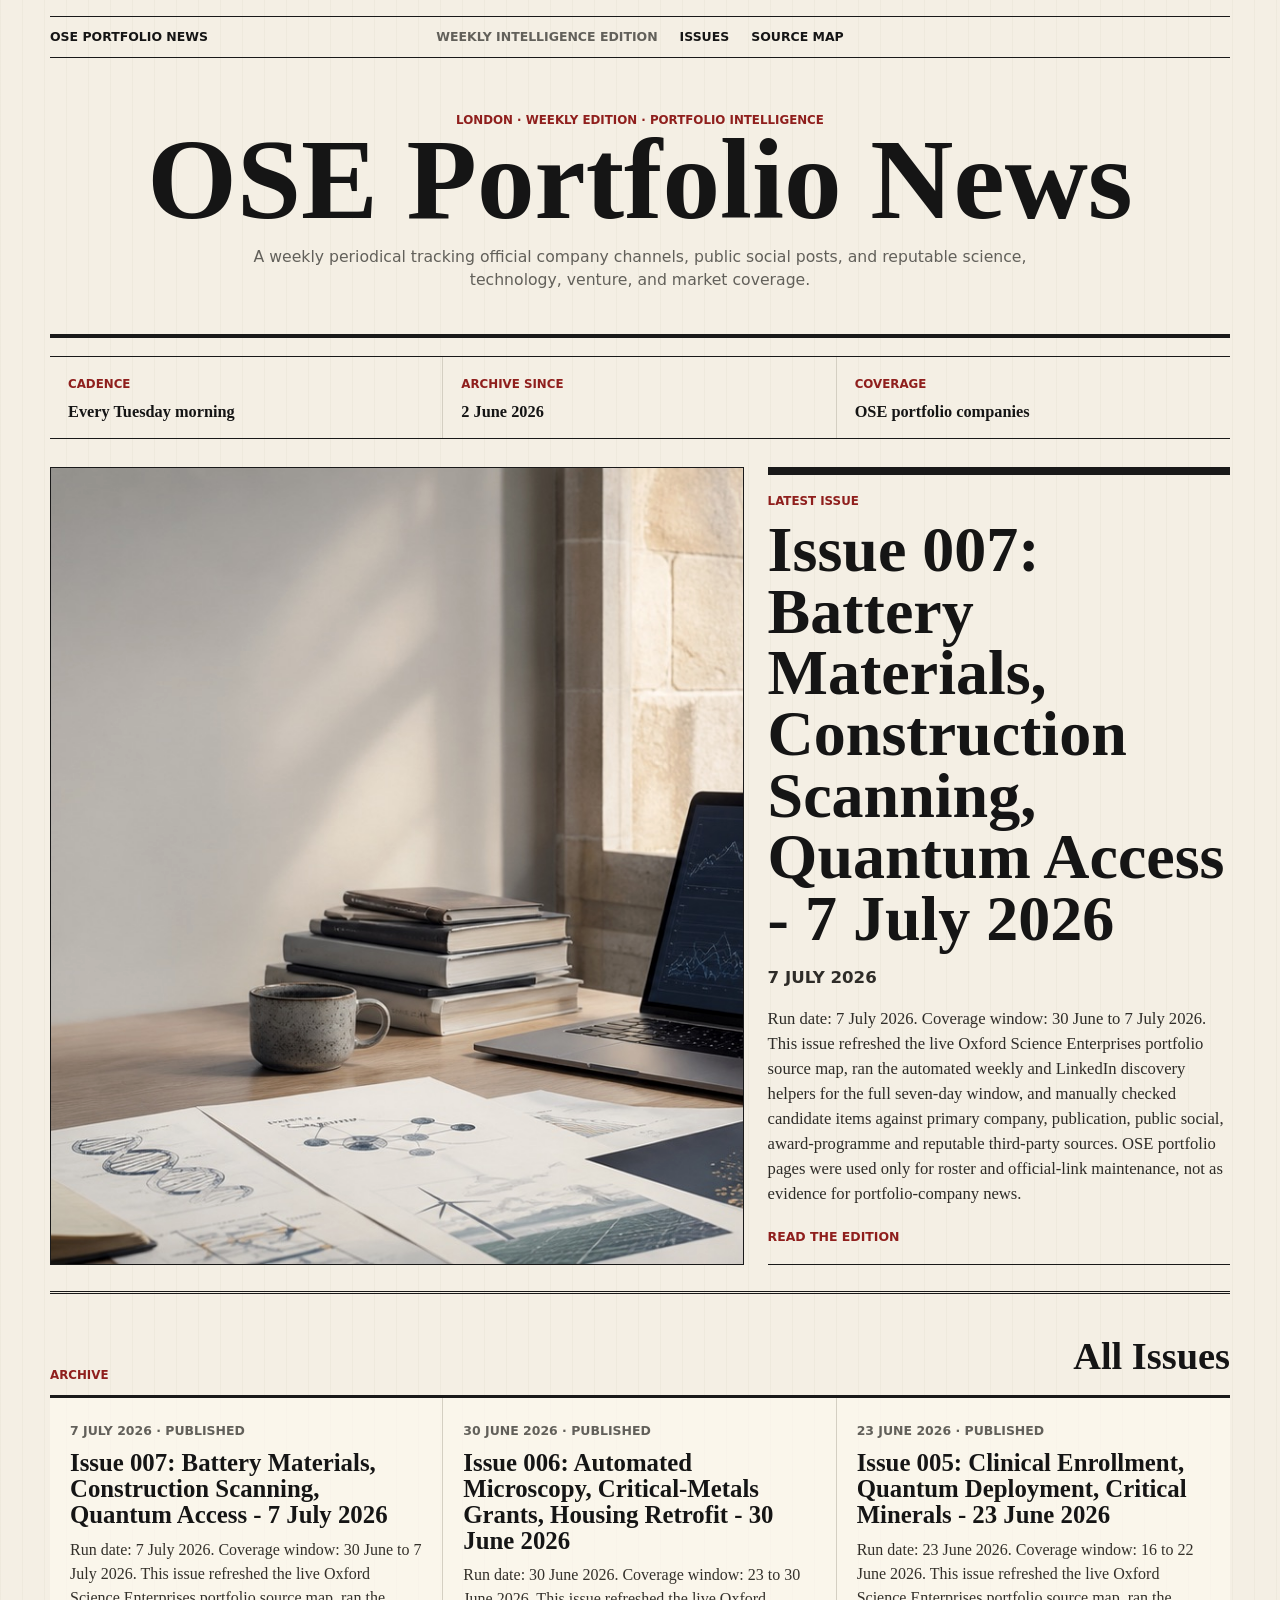
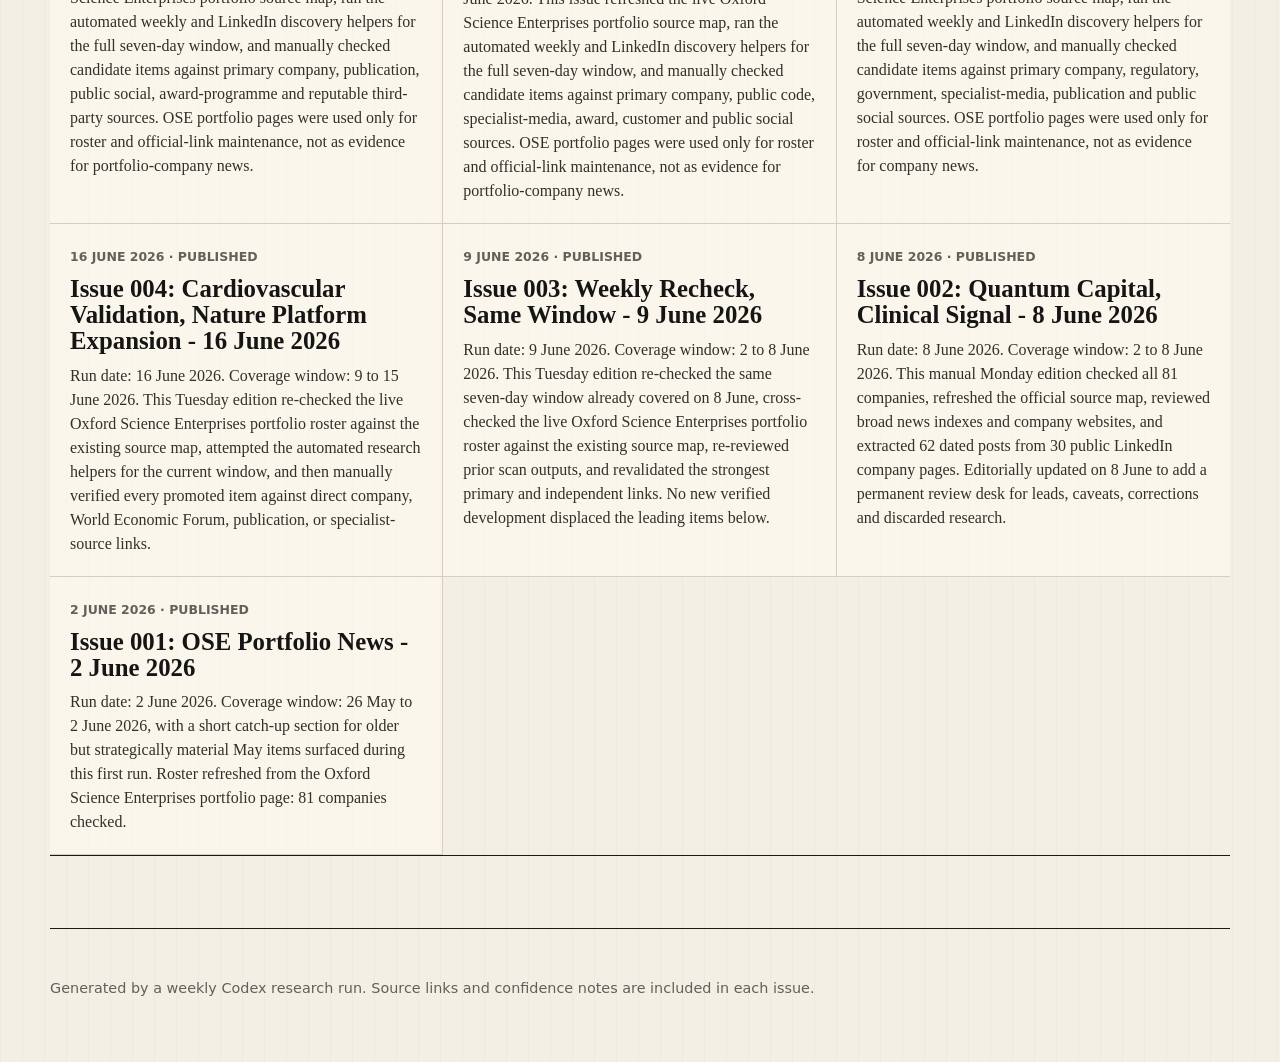
<file: site/index.html>
<!doctype html>
<html lang="en">
  <head>
    <meta charset="utf-8">
    <meta name="viewport" content="width=device-width, initial-scale=1">
    <meta name="description" content="Weekly research archive tracking Oxford Science Enterprises portfolio news.">
    <title>OSE Portfolio News</title>
    <link rel="stylesheet" href="./styles.css">
  </head>
  <body>
    <header class="site-header masthead">
      <nav class="nav utility-nav" aria-label="Primary">
        <a class="brand" href="./">OSE Portfolio News</a>
        <span class="edition-mark">Weekly Intelligence Edition</span>
        <a href="#issues">Issues</a>
        <a href="./sources.html">Source Map</a>
      </nav>
      <div class="paper-title">
        <p class="dateline">London · Weekly Edition · Portfolio Intelligence</p>
        <h1>OSE Portfolio News</h1>
        <p class="tagline">A weekly periodical tracking official company channels, public social posts, and reputable science, technology, venture, and market coverage.</p>
      </div>
    </header>

    <main>
      <section class="summary-band" aria-label="Newsletter status">
        <div>
          <span class="label">Cadence</span>
          <strong>Every Tuesday morning</strong>
        </div>
        <div>
          <span class="label">Archive since</span>
          <strong>2 June 2026</strong>
        </div>
        <div>
          <span class="label">Coverage</span>
          <strong>OSE portfolio companies</strong>
        </div>
      </section>

      <section class="front-page" aria-label="Latest issue">
        <div class="front-image-wrap">
          <img src="./assets/news-research-hero.jpg" alt="" class="front-image">
        </div>
        <div class="front-copy">
          <p class="kicker">Latest Issue</p>
          <div id="latest-issue" aria-live="polite">
            <p class="muted">Loading latest issue...</p>
          </div>
        </div>
      </section>

      <section class="content-section broadsheet-grid" id="issues">
        <div class="section-heading">
          <p class="kicker">Archive</p>
          <h2>All Issues</h2>
        </div>
        <div class="issue-list newspaper-list" id="issue-list" aria-live="polite">
          <p class="muted">Loading issue archive...</p>
        </div>
      </section>
    </main>

    <footer class="footer">
      <p>Generated by a weekly Codex research run. Source links and confidence notes are included in each issue.</p>
    </footer>

    <script src="./app.js" type="module"></script>
  </body>
</html>
</file>
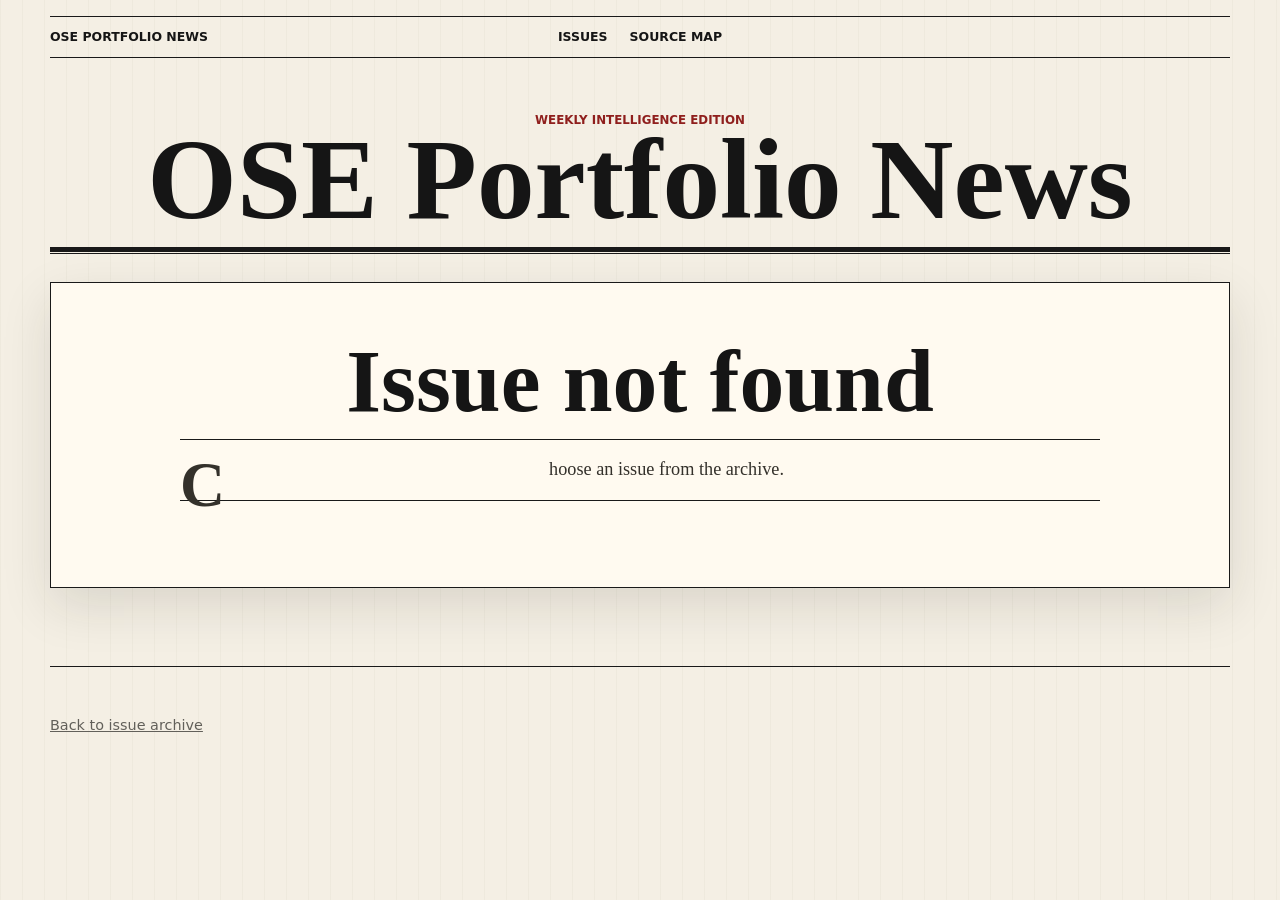
<file: site/issue.html>
<!doctype html>
<html lang="en">
  <head>
    <meta charset="utf-8">
    <meta name="viewport" content="width=device-width, initial-scale=1">
    <meta name="description" content="OSE portfolio weekly news issue.">
    <title>Issue | OSE Portfolio News</title>
    <link rel="stylesheet" href="./styles.css">
  </head>
  <body>
    <header class="page-header masthead compact">
      <nav class="nav utility-nav" aria-label="Primary">
        <a class="brand" href="./">OSE Portfolio News</a>
        <a href="./#issues">Issues</a>
        <a href="./sources.html">Source Map</a>
      </nav>
      <div class="paper-title">
        <p class="dateline">Weekly Intelligence Edition</p>
        <h1>OSE Portfolio News</h1>
      </div>
    </header>

    <main class="reader-shell">
      <article class="issue-reader" id="issue-reader" aria-live="polite">
        <p class="muted">Loading issue...</p>
      </article>
    </main>

    <footer class="footer">
      <p><a href="./#issues">Back to issue archive</a></p>
    </footer>

    <script src="./issue.js" type="module"></script>
  </body>
</html>
</file>
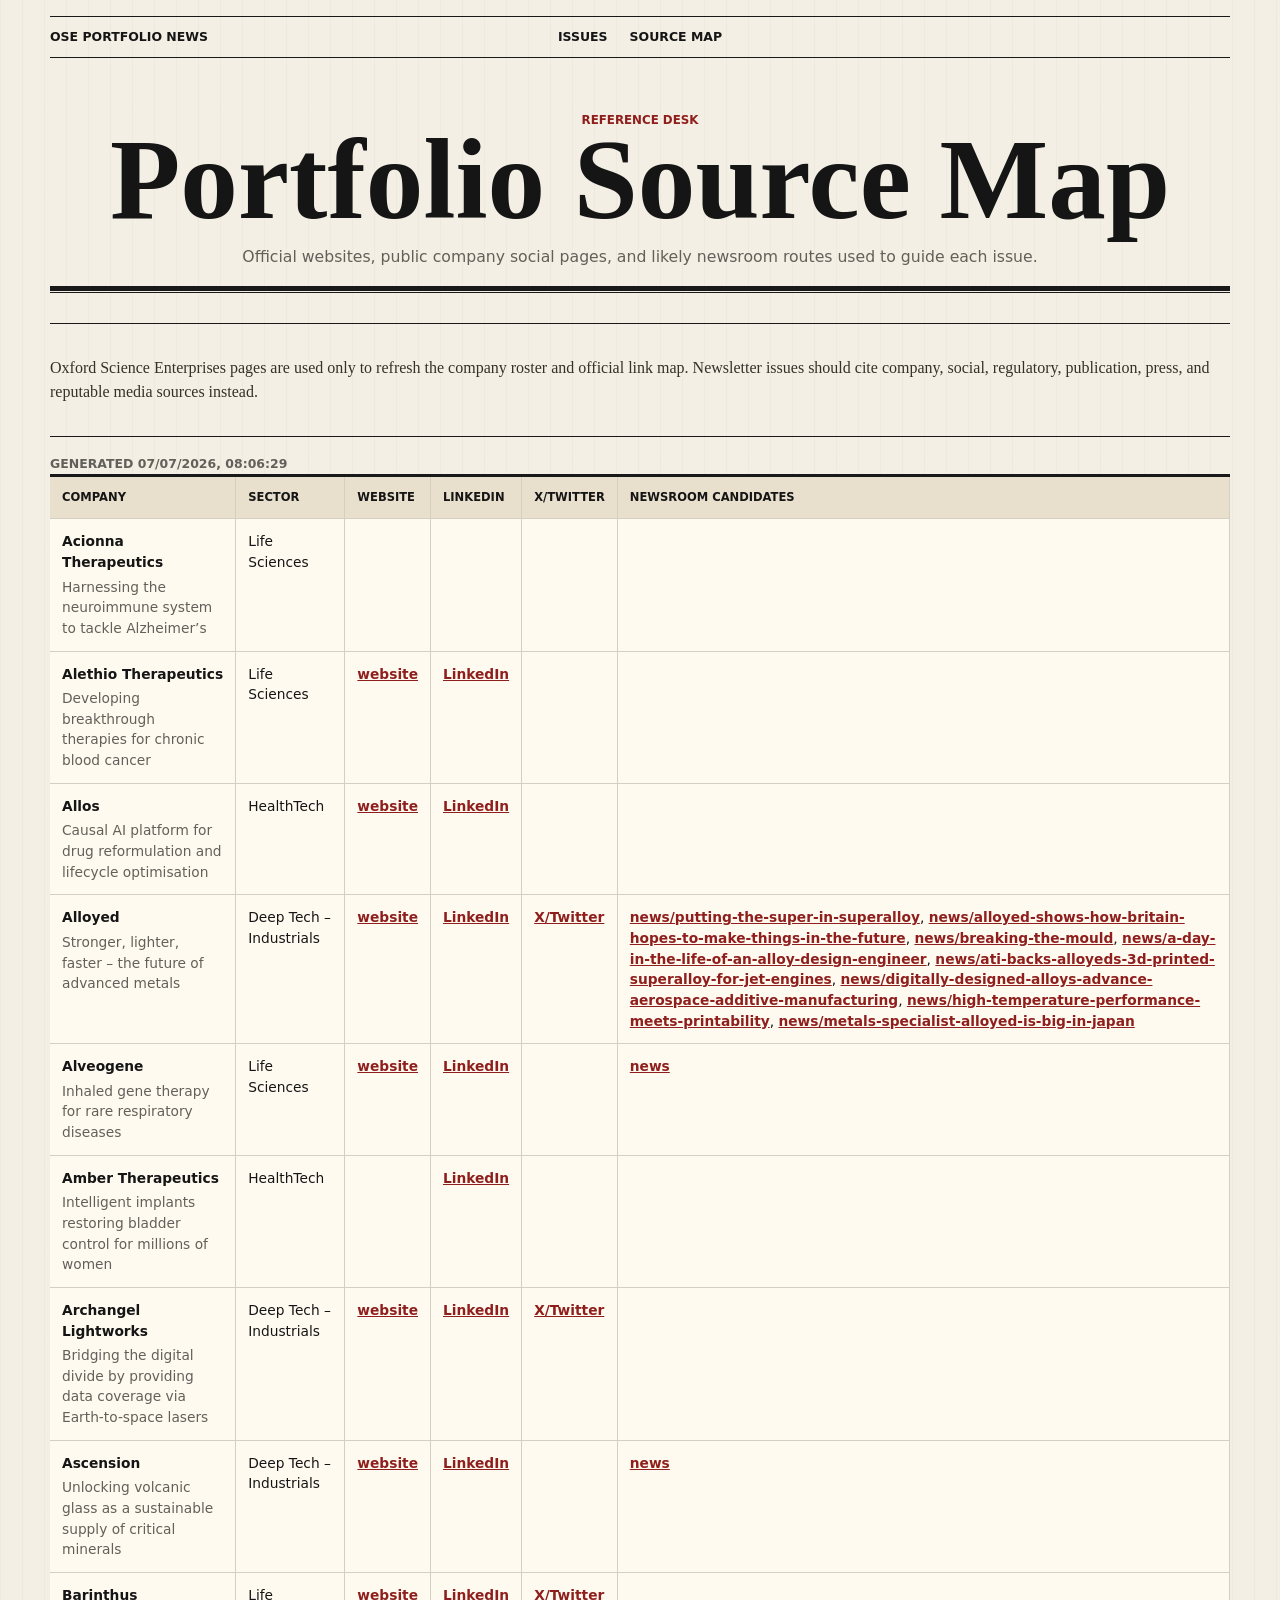
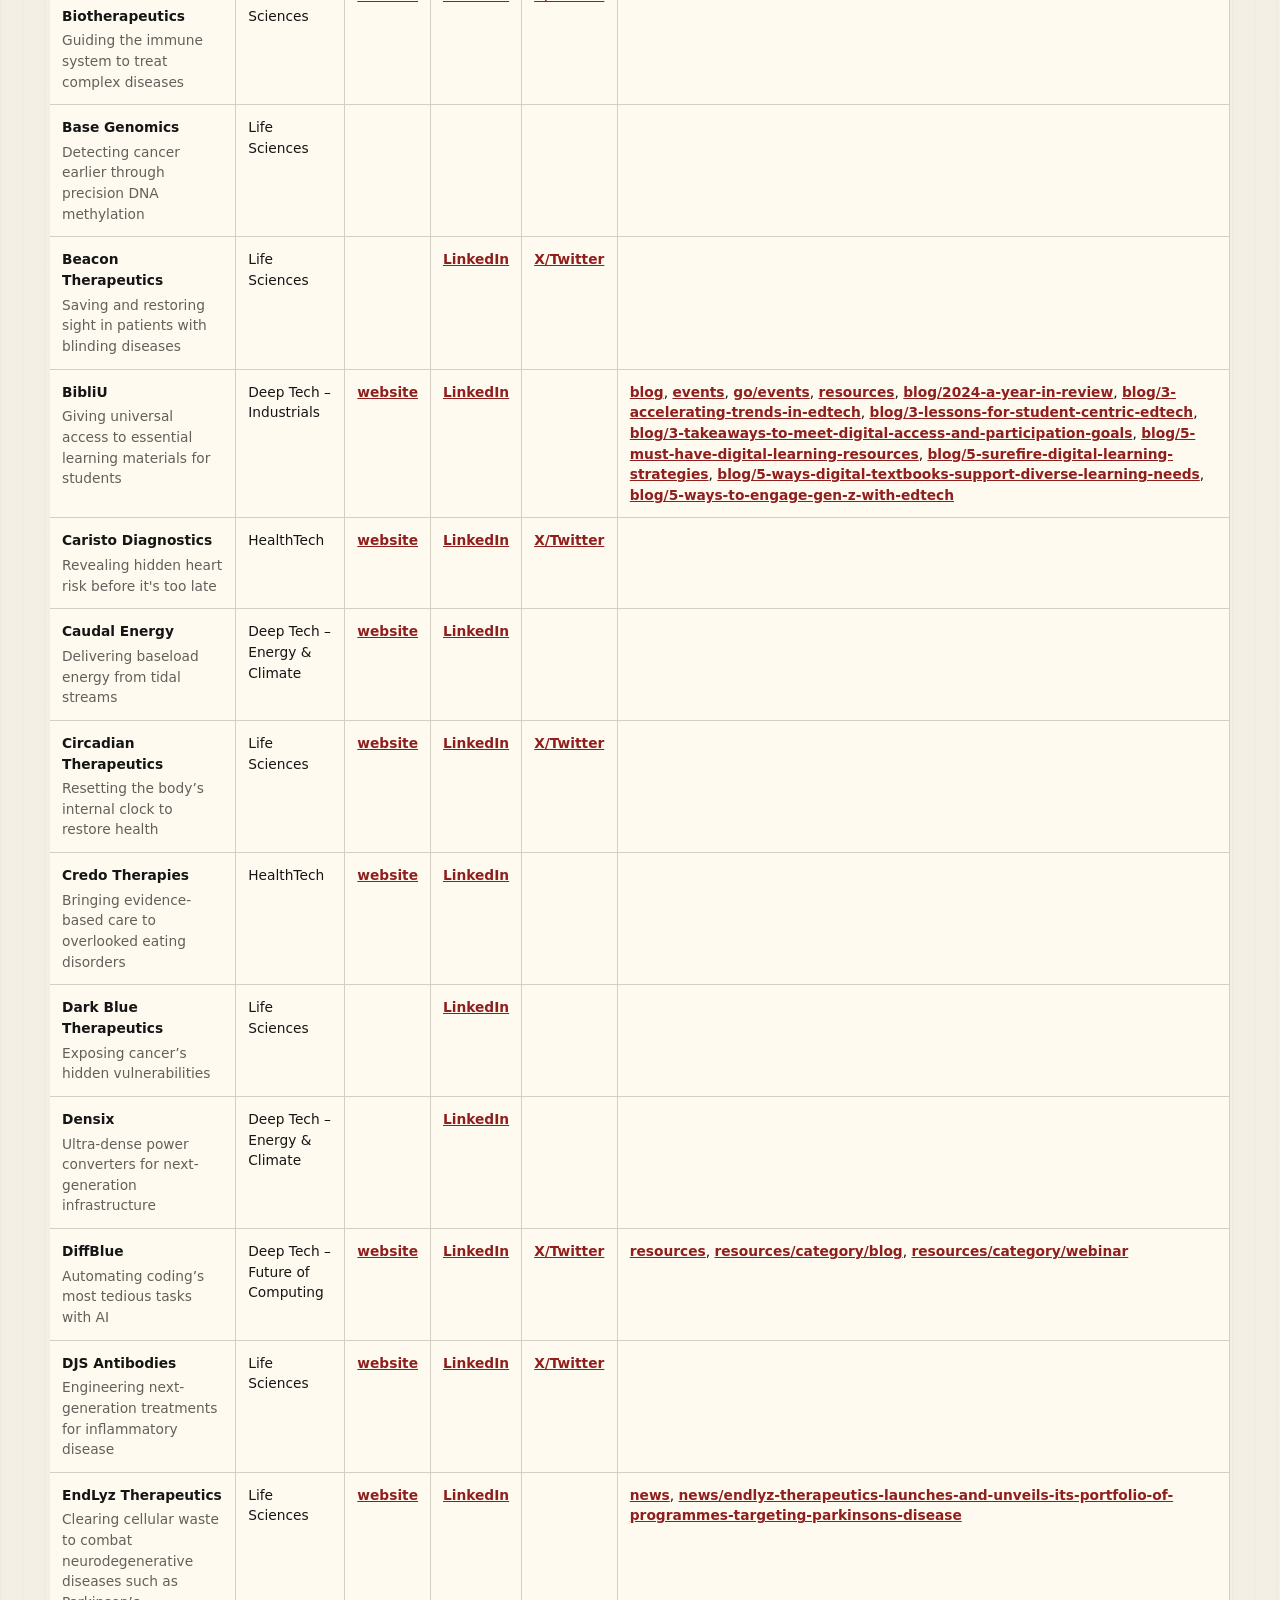
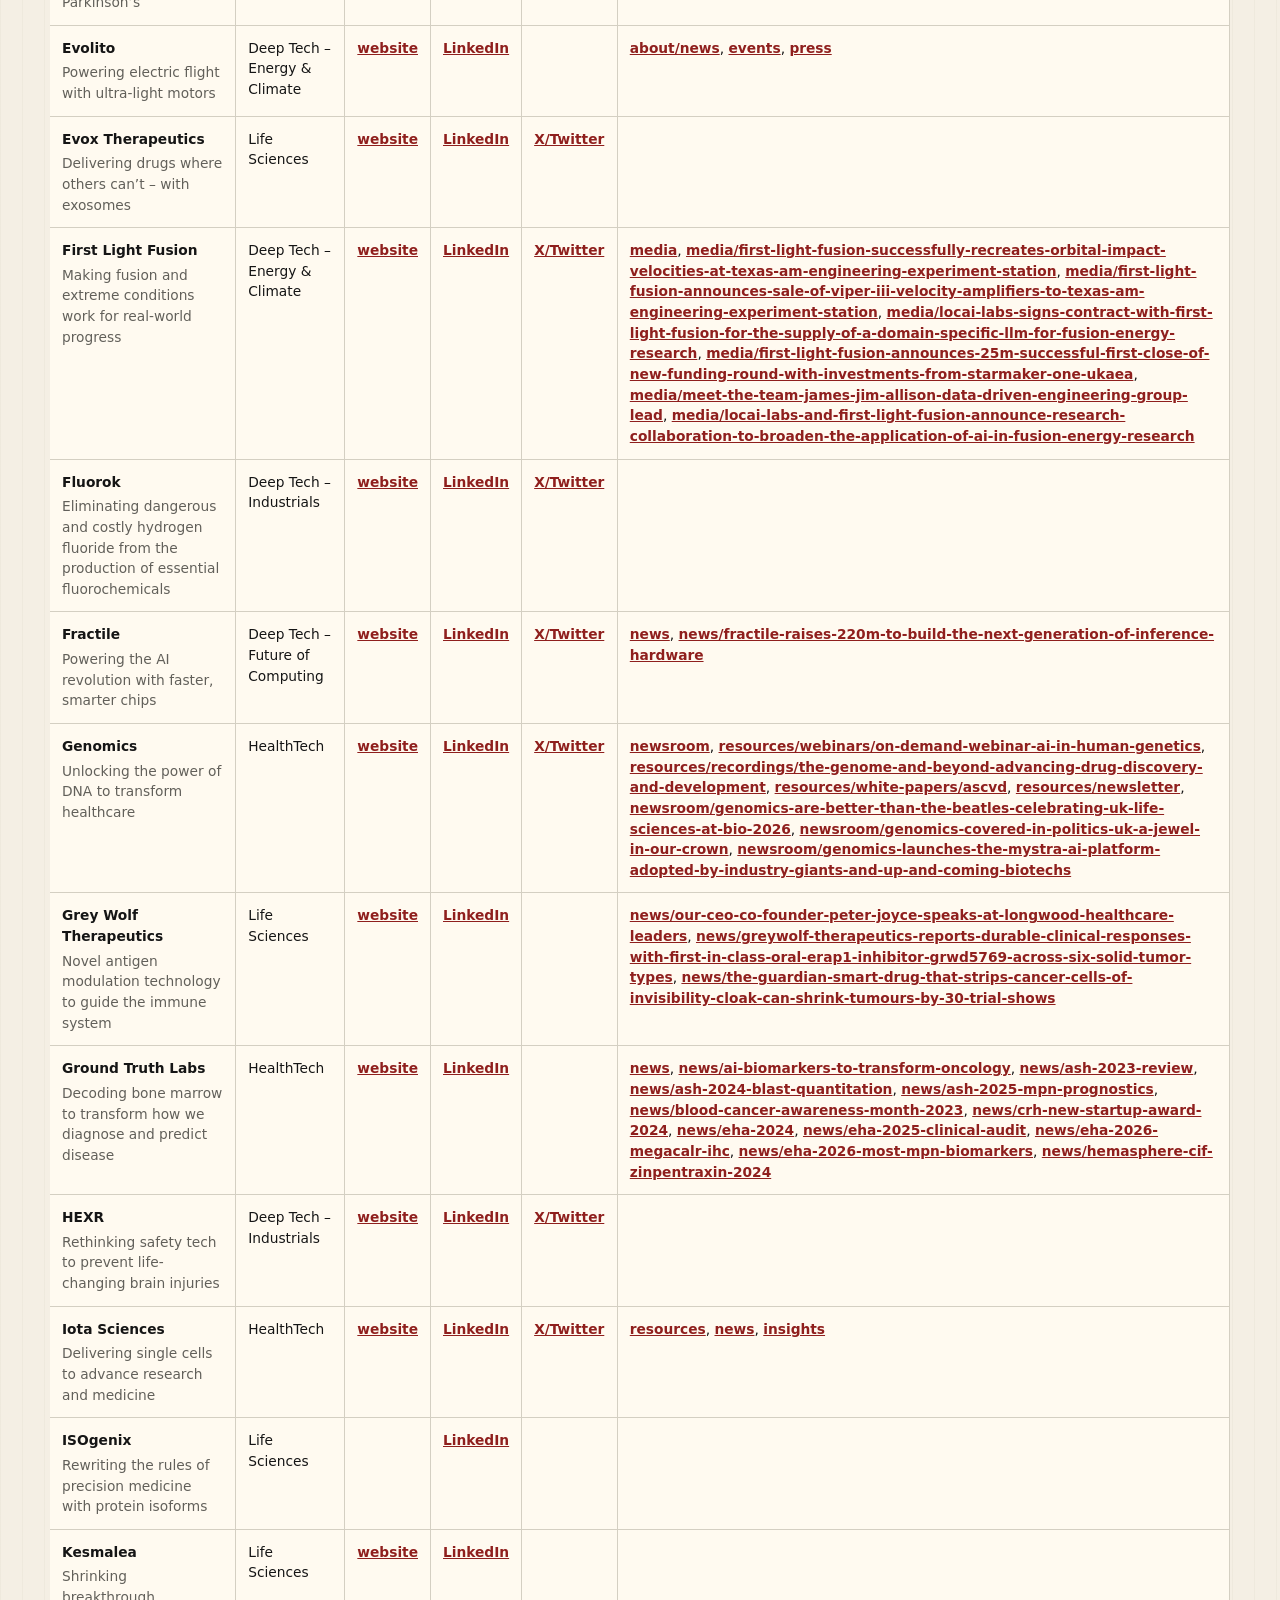
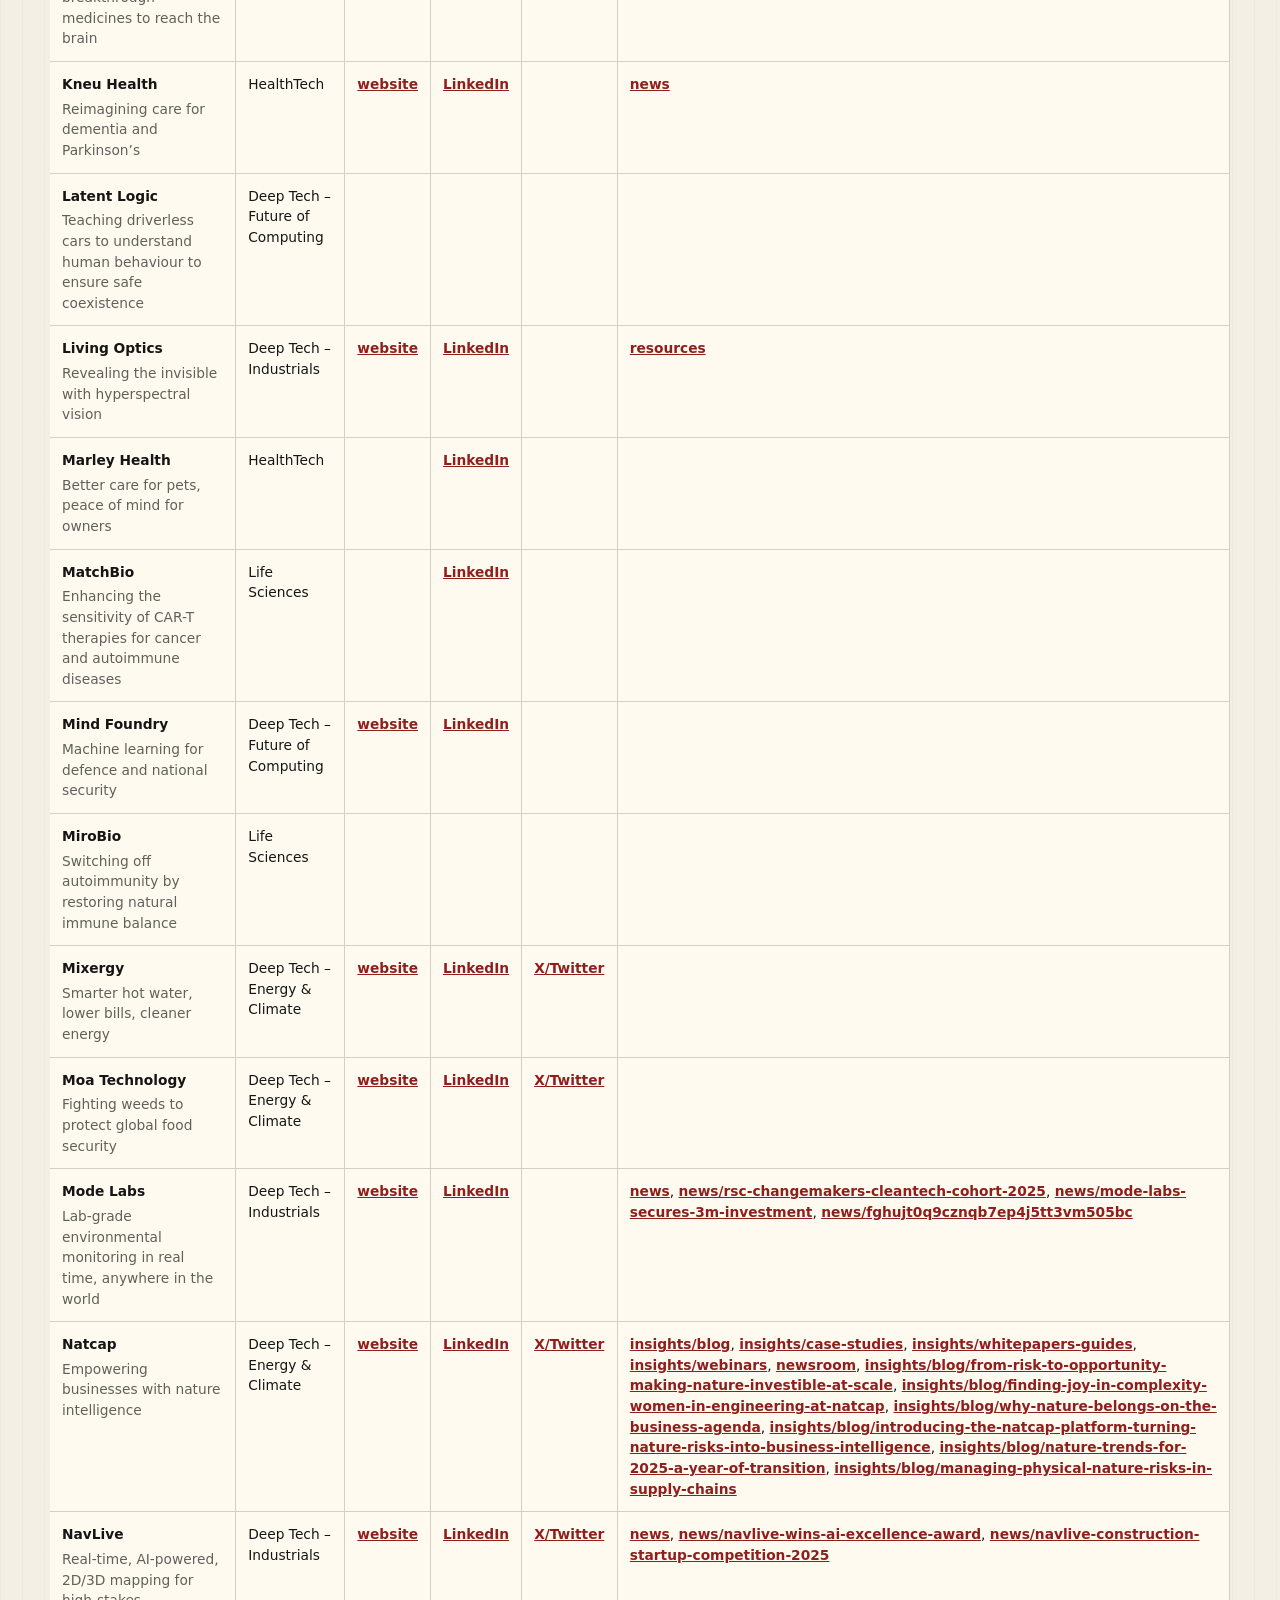
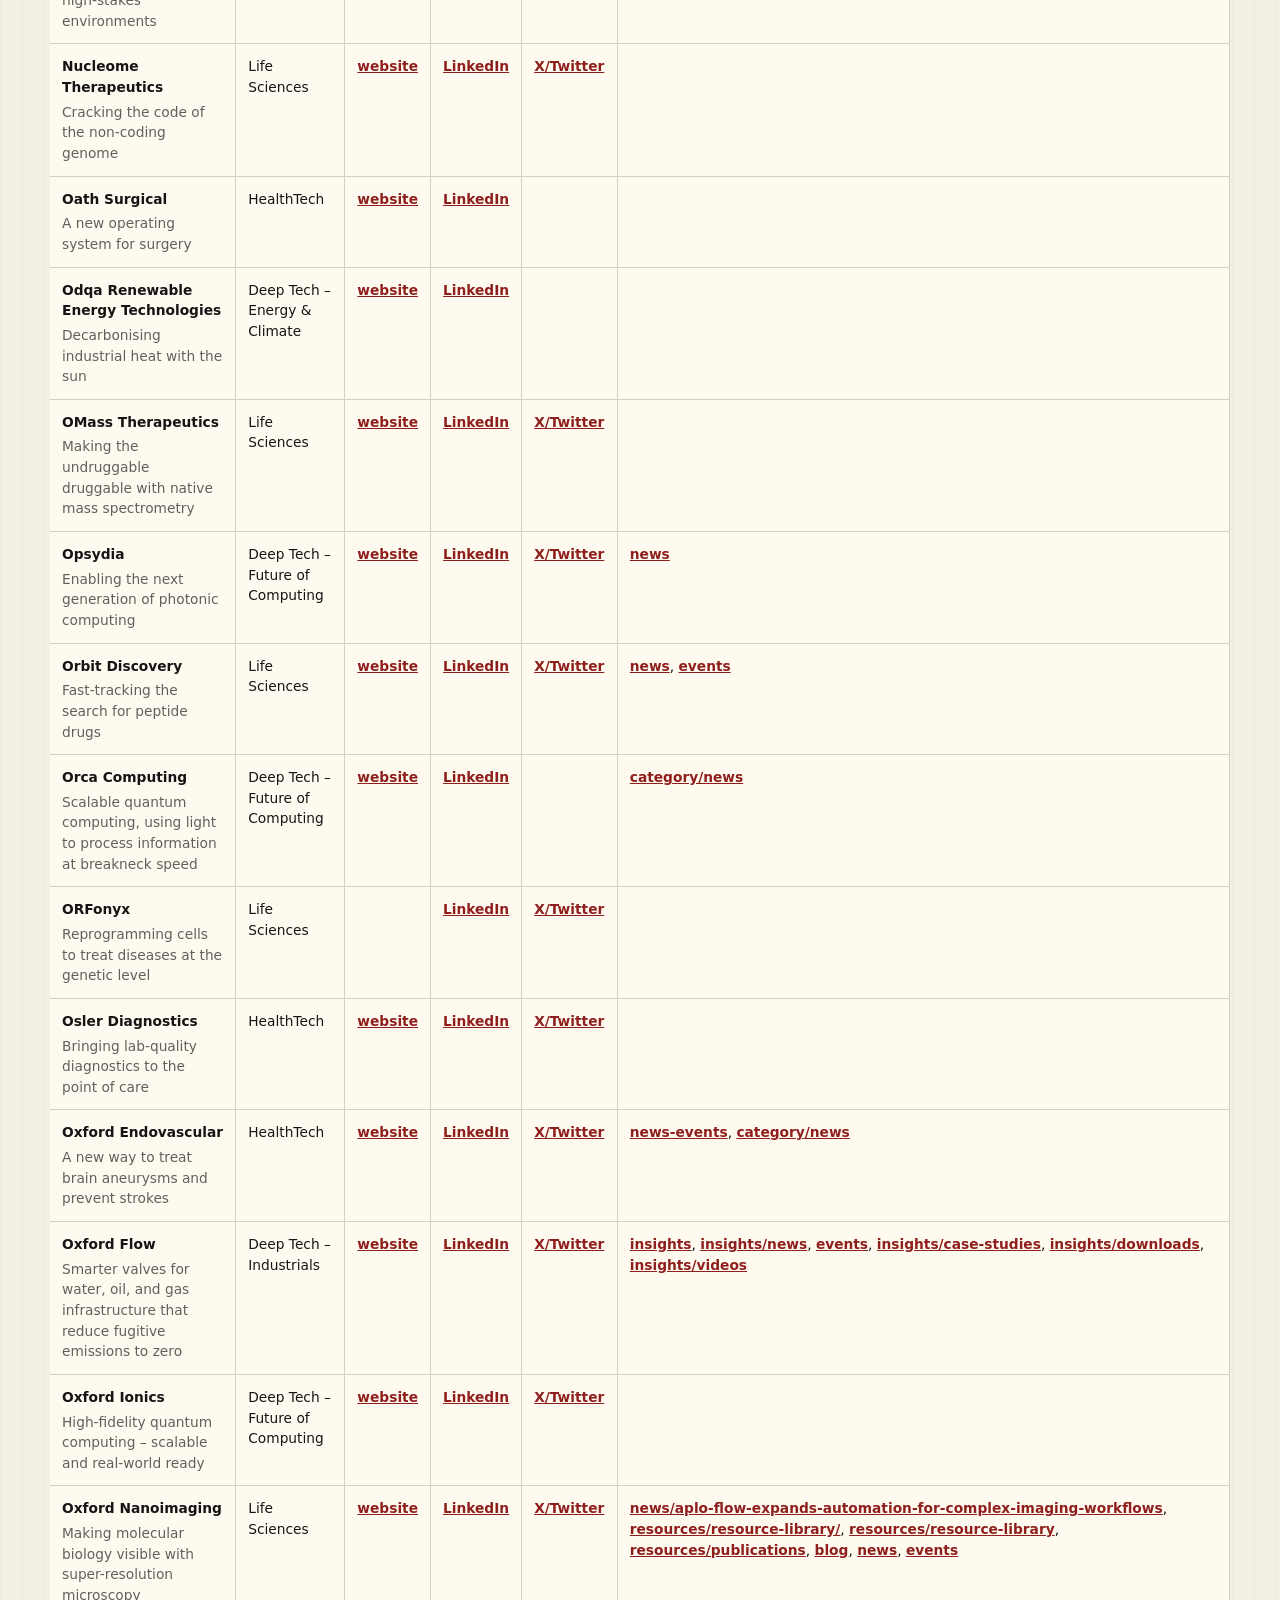
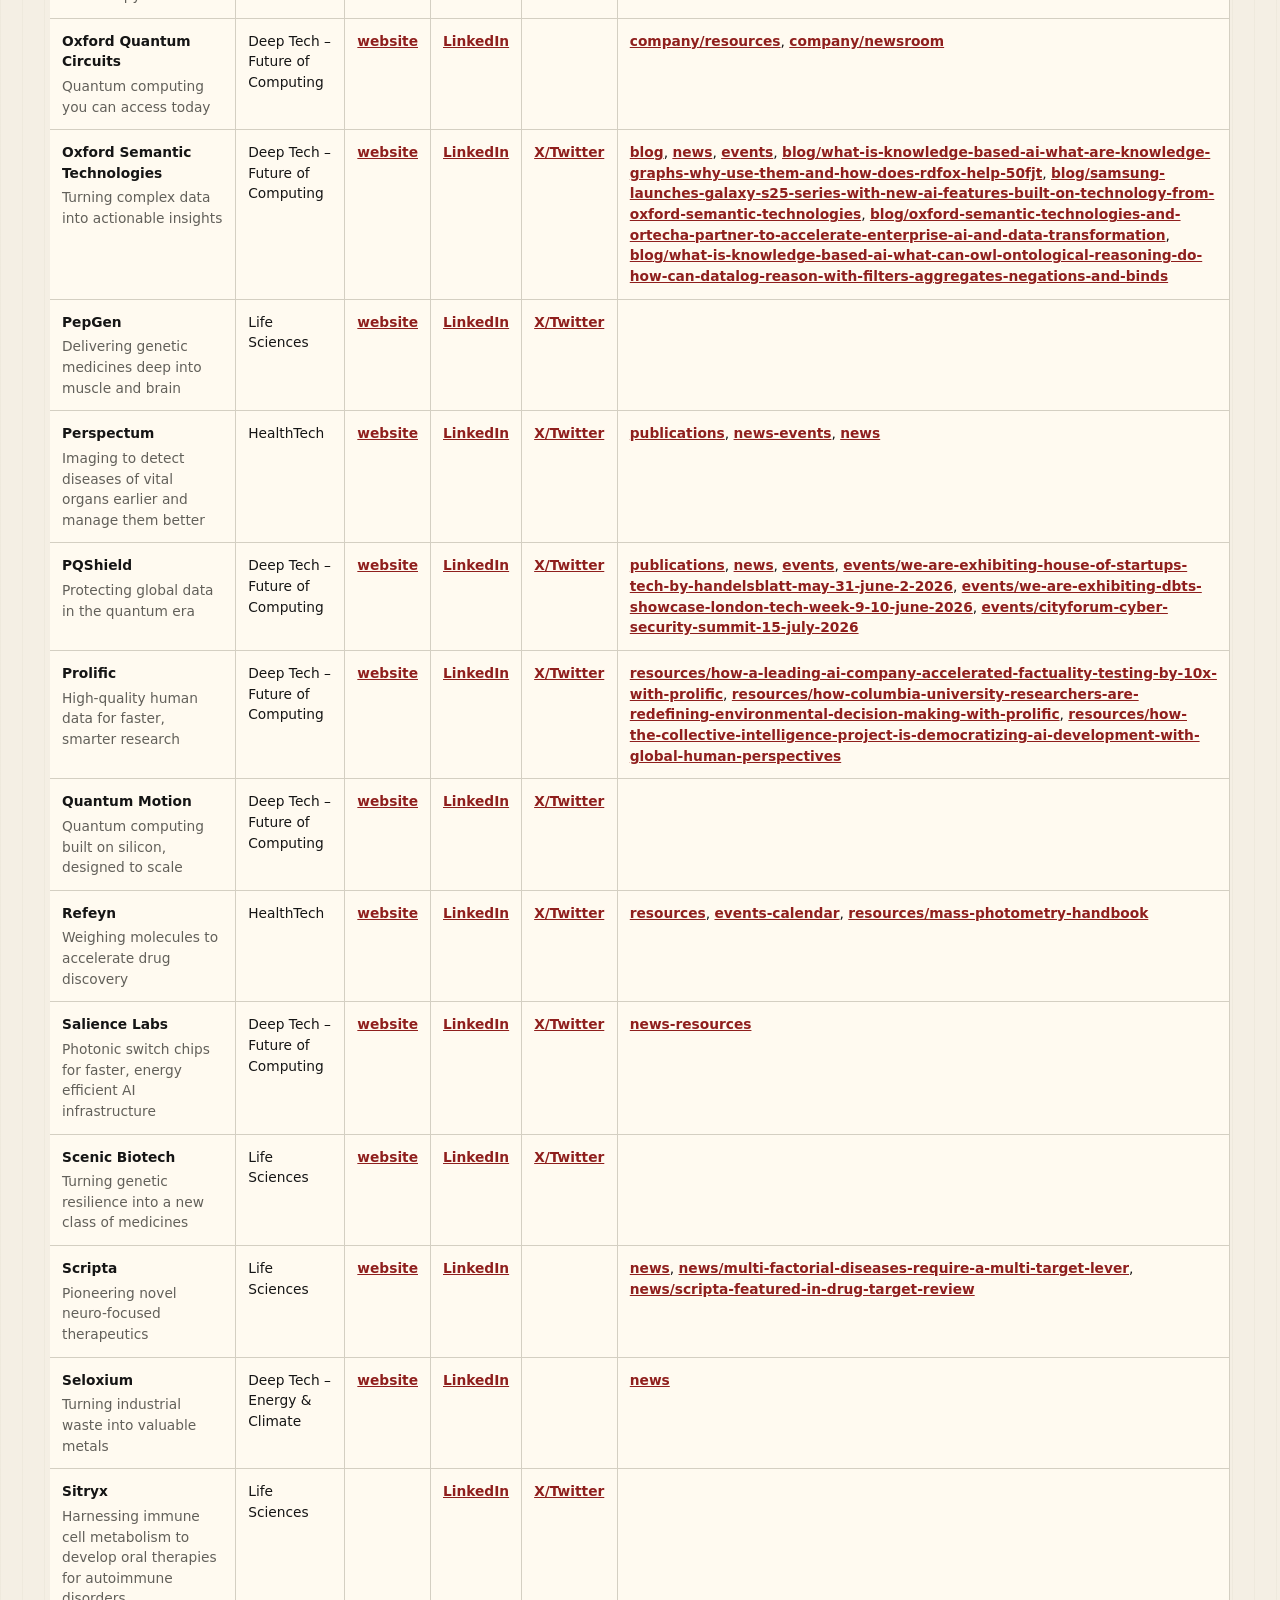
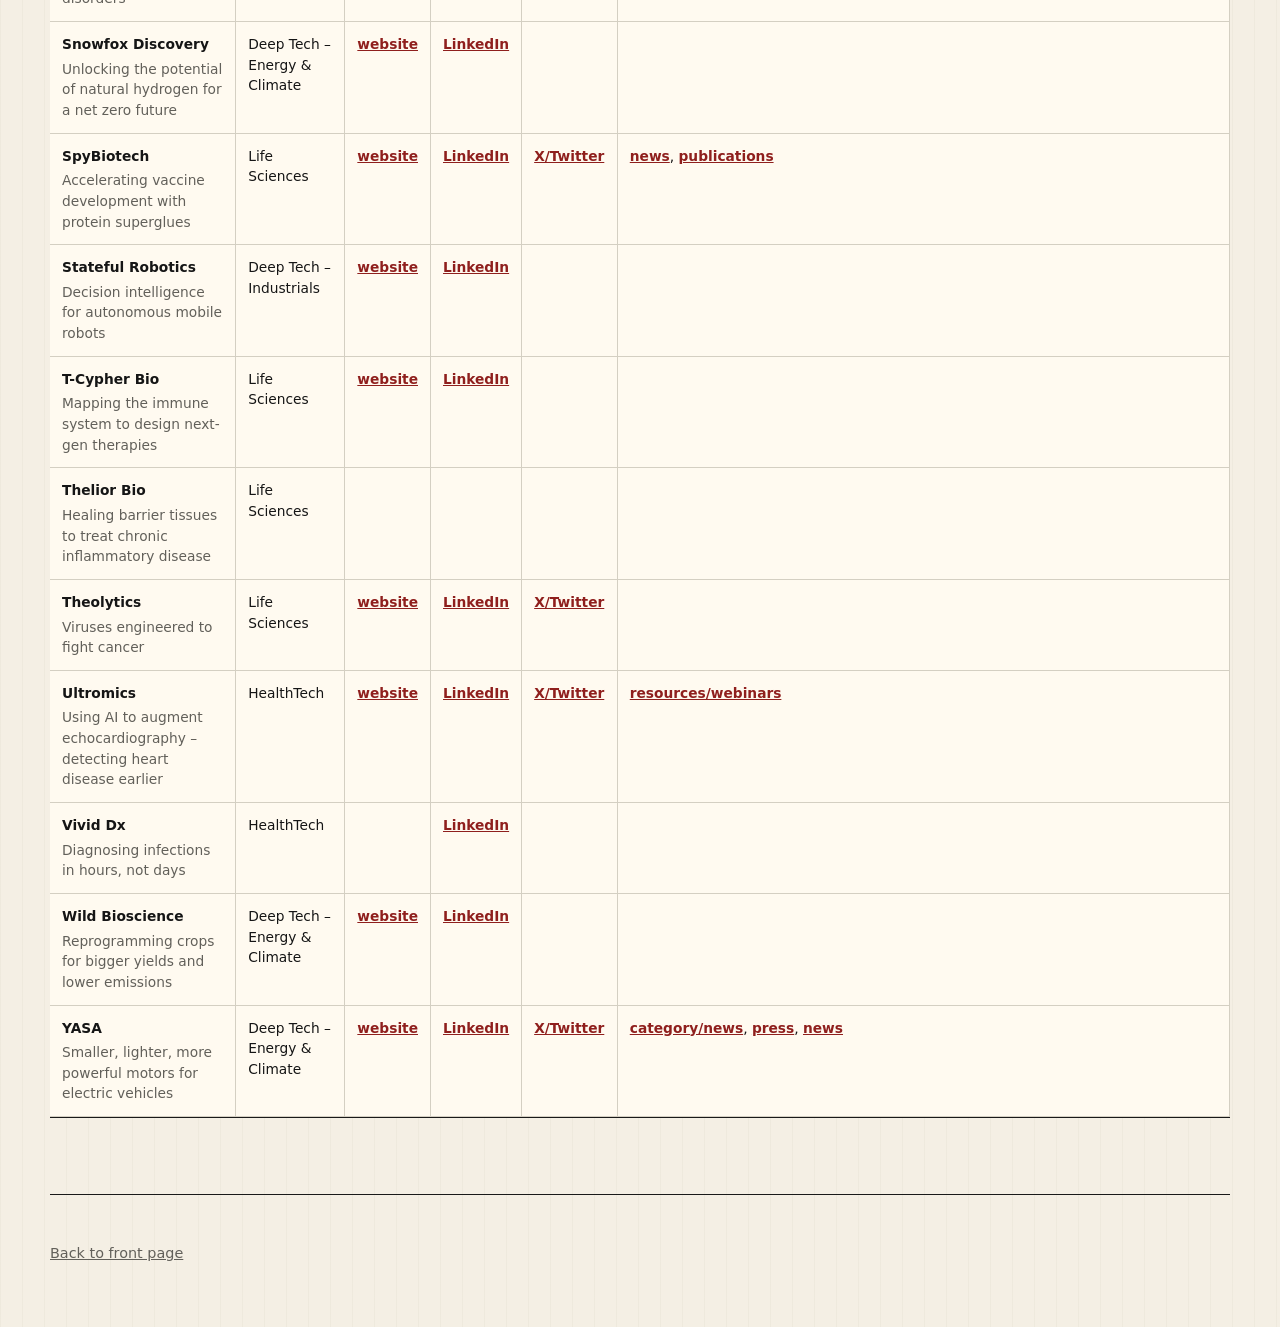
<file: site/sources.html>
<!doctype html>
<html lang="en">
  <head>
    <meta charset="utf-8">
    <meta name="viewport" content="width=device-width, initial-scale=1">
    <meta name="description" content="Official company and social source map for the OSE portfolio news archive.">
    <title>Source Map | OSE Portfolio News</title>
    <link rel="stylesheet" href="./styles.css">
  </head>
  <body>
    <header class="page-header masthead compact">
      <nav class="nav utility-nav" aria-label="Primary">
        <a class="brand" href="./">OSE Portfolio News</a>
        <a href="./#issues">Issues</a>
        <a href="./sources.html">Source Map</a>
      </nav>
      <div class="paper-title">
        <p class="dateline">Reference Desk</p>
        <h1>Portfolio Source Map</h1>
        <p class="tagline">Official websites, public company social pages, and likely newsroom routes used to guide each issue.</p>
      </div>
    </header>

    <main class="source-shell">
      <section class="source-note">
        <p>
          Oxford Science Enterprises pages are used only to refresh the company roster and official link map.
          Newsletter issues should cite company, social, regulatory, publication, press, and reputable media sources instead.
        </p>
      </section>
      <section id="source-list" class="source-list" aria-live="polite">
        <p class="muted">Loading source map...</p>
      </section>
    </main>

    <footer class="footer">
      <p><a href="./">Back to front page</a></p>
    </footer>

    <script src="./sources.js" type="module"></script>
  </body>
</html>
</file>
<file: site/styles.css>
:root {
  color-scheme: light;
  --ink: #151515;
  --muted: #62605a;
  --rule: #191919;
  --hairline: #d4cfc2;
  --paper: #f4efe4;
  --paper-2: #fffaf0;
  --accent: #8f1f1d;
  --accent-2: #245a5d;
  --wash: #e9dfcd;
  --shadow: 0 18px 48px rgba(37, 31, 22, 0.12);
}

* {
  box-sizing: border-box;
}

body {
  margin: 0;
  min-height: 100vh;
  background:
    linear-gradient(90deg, rgba(88, 70, 38, 0.035) 1px, transparent 1px),
    var(--paper);
  background-size: 22px 22px;
  color: var(--ink);
  font-family: Georgia, "Times New Roman", serif;
  line-height: 1.5;
}

a {
  color: inherit;
}

.masthead {
  width: min(1180px, calc(100% - 32px));
  margin: 0 auto;
  padding-top: 16px;
}

.page-header {
  border-bottom: 3px double var(--rule);
}

.masthead.compact .paper-title {
  padding-bottom: 18px;
}

.nav {
  min-height: 42px;
  display: flex;
  align-items: center;
  justify-content: center;
  gap: 22px;
  border-top: 1px solid var(--rule);
  border-bottom: 1px solid var(--rule);
  font-family: ui-sans-serif, system-ui, -apple-system, BlinkMacSystemFont, "Segoe UI", sans-serif;
  font-size: 0.78rem;
  font-weight: 800;
  letter-spacing: 0;
  text-transform: uppercase;
}

.nav a {
  text-decoration: none;
}

.brand {
  position: absolute;
  left: max(16px, calc((100vw - 1180px) / 2));
}

.edition-mark {
  color: var(--muted);
}

.paper-title {
  text-align: center;
  padding: clamp(28px, 5vw, 54px) 0 clamp(22px, 4vw, 42px);
  border-bottom: 4px solid var(--rule);
}

.paper-title h1 {
  margin: 0;
  font-size: clamp(3rem, 9vw, 7.6rem);
  line-height: 0.86;
  letter-spacing: 0;
  font-weight: 900;
}

.paper-title .tagline {
  max-width: 860px;
  margin: 16px auto 0;
  color: var(--muted);
  font-family: ui-sans-serif, system-ui, -apple-system, BlinkMacSystemFont, "Segoe UI", sans-serif;
  font-size: 0.98rem;
}

.dateline,
.kicker,
.label {
  margin: 0;
  color: var(--accent);
  font-family: ui-sans-serif, system-ui, -apple-system, BlinkMacSystemFont, "Segoe UI", sans-serif;
  font-size: 0.74rem;
  font-weight: 900;
  letter-spacing: 0;
  text-transform: uppercase;
}

.summary-band {
  width: min(1180px, calc(100% - 32px));
  margin: 18px auto 0;
  display: grid;
  grid-template-columns: repeat(3, 1fr);
  border-top: 1px solid var(--rule);
  border-bottom: 1px solid var(--rule);
}

.summary-band div {
  min-height: 78px;
  padding: 14px 18px;
  border-right: 1px solid var(--hairline);
}

.summary-band div:last-child {
  border-right: 0;
}

.summary-band strong {
  display: block;
  margin-top: 5px;
  font-size: 1.02rem;
}

.front-page {
  width: min(1180px, calc(100% - 32px));
  margin: 28px auto 0;
  display: grid;
  grid-template-columns: minmax(0, 1.2fr) minmax(300px, 0.8fr);
  gap: 24px;
  padding-bottom: 26px;
  border-bottom: 3px double var(--rule);
}

.front-image-wrap {
  min-height: 360px;
  border: 1px solid var(--rule);
  overflow: hidden;
  background: var(--wash);
}

.front-image {
  width: 100%;
  height: 100%;
  display: block;
  object-fit: cover;
  filter: contrast(1.03) saturate(0.94);
}

.front-copy {
  border-top: 8px solid var(--rule);
  border-bottom: 1px solid var(--rule);
  padding: 18px 0 16px;
}

.lead-link {
  display: block;
  text-decoration: none;
}

.lead-link h2 {
  margin: 8px 0 10px;
  font-size: clamp(2.15rem, 5vw, 4.15rem);
  line-height: 0.96;
  letter-spacing: 0;
}

.lead-link p {
  color: #2e2c28;
  font-size: 1.04rem;
}

.issue-date,
.issue-meta,
.next-edition,
.read-more,
.source-meta {
  color: var(--muted);
  font-family: ui-sans-serif, system-ui, -apple-system, BlinkMacSystemFont, "Segoe UI", sans-serif;
  font-size: 0.78rem;
  font-weight: 800;
  letter-spacing: 0;
  text-transform: uppercase;
}

.read-more {
  color: var(--accent);
}

.next-edition {
  margin-top: 18px;
  padding-top: 14px;
  border-top: 1px solid var(--hairline);
}

.content-section {
  width: min(1180px, calc(100% - 32px));
  margin: 34px auto 72px;
}

.section-heading {
  display: flex;
  align-items: end;
  justify-content: space-between;
  gap: 20px;
  padding-bottom: 10px;
  border-bottom: 3px solid var(--rule);
}

.section-heading h2 {
  margin: 0;
  font-size: clamp(1.8rem, 3vw, 2.6rem);
  letter-spacing: 0;
}

.newspaper-list {
  display: grid;
  grid-template-columns: repeat(3, 1fr);
  gap: 0;
  border-bottom: 1px solid var(--rule);
}

.issue-card {
  min-height: 230px;
  padding: 20px;
  border-right: 1px solid var(--hairline);
  border-bottom: 1px solid var(--hairline);
  background: rgba(255, 250, 240, 0.62);
  text-decoration: none;
}

.issue-card:nth-child(3n) {
  border-right: 0;
}

.issue-card:hover h3 {
  color: var(--accent);
}

.issue-card h3 {
  margin: 8px 0 10px;
  font-size: 1.55rem;
  line-height: 1.04;
  letter-spacing: 0;
}

.issue-card p {
  margin: 0;
  color: #33302a;
}

.issue-card.scheduled {
  background: rgba(233, 223, 205, 0.55);
}

.reader-shell {
  width: min(1180px, calc(100% - 32px));
  margin: 28px auto 78px;
}

.issue-reader {
  background: var(--paper-2);
  border: 1px solid var(--rule);
  box-shadow: var(--shadow);
  padding: clamp(22px, 5vw, 58px);
}

.issue-reader h1 {
  max-width: 980px;
  margin: 0 auto 12px;
  text-align: center;
  font-size: clamp(2.6rem, 7vw, 6.2rem);
  line-height: 0.9;
  letter-spacing: 0;
}

.issue-reader > p:first-of-type {
  max-width: 920px;
  margin: 18px auto 28px;
  padding: 16px 0;
  border-top: 1px solid var(--rule);
  border-bottom: 1px solid var(--rule);
  color: #34312b;
  font-size: 1.14rem;
  text-align: center;
}

.issue-reader > p:first-of-type::first-letter {
  float: left;
  margin: 6px 8px 0 0;
  font-size: 3.9rem;
  line-height: 0.75;
  font-weight: 900;
}

.issue-reader h2 {
  margin: 38px 0 14px;
  padding-top: 16px;
  border-top: 3px double var(--rule);
  font-size: clamp(1.65rem, 3vw, 2.35rem);
  letter-spacing: 0;
}

.issue-reader h3 {
  margin: 24px 0 6px;
  font-size: 1.45rem;
  line-height: 1.08;
  letter-spacing: 0;
}

.issue-reader p,
.issue-reader li {
  color: #292721;
}

.issue-reader ul {
  margin: 0 0 18px;
  padding-left: 22px;
}

.issue-reader li {
  margin: 0 0 8px;
}

.issue-reader a {
  color: var(--accent);
  font-weight: 800;
  text-decoration-thickness: 1px;
}

.source-shell {
  width: min(1180px, calc(100% - 32px));
  margin: 30px auto 76px;
}

.source-note {
  margin-bottom: 18px;
  padding: 16px 0;
  border-top: 1px solid var(--rule);
  border-bottom: 1px solid var(--rule);
  color: #34312b;
}

.source-table-wrap {
  overflow-x: auto;
  border-top: 3px solid var(--rule);
  border-bottom: 1px solid var(--rule);
  background: var(--paper-2);
}

.source-table {
  width: 100%;
  min-width: 1040px;
  border-collapse: collapse;
  font-family: ui-sans-serif, system-ui, -apple-system, BlinkMacSystemFont, "Segoe UI", sans-serif;
  font-size: 0.86rem;
}

.source-table th,
.source-table td {
  padding: 12px;
  border-right: 1px solid var(--hairline);
  border-bottom: 1px solid var(--hairline);
  text-align: left;
  vertical-align: top;
}

.source-table th {
  background: var(--wash);
  color: var(--ink);
  text-transform: uppercase;
  font-size: 0.72rem;
}

.source-table td span {
  display: block;
  margin-top: 4px;
  color: var(--muted);
}

.source-table a {
  color: var(--accent);
  font-weight: 800;
}

.muted {
  color: var(--muted);
}

.footer {
  width: min(1180px, calc(100% - 32px));
  margin: 0 auto;
  padding: 34px 0 48px;
  color: var(--muted);
  border-top: 1px solid var(--rule);
  font-family: ui-sans-serif, system-ui, -apple-system, BlinkMacSystemFont, "Segoe UI", sans-serif;
  font-size: 0.9rem;
}

@media (max-width: 900px) {
  .brand {
    position: static;
  }

  .nav {
    justify-content: flex-start;
    overflow-x: auto;
  }

  .front-page,
  .summary-band {
    grid-template-columns: 1fr;
  }

  .summary-band div {
    border-right: 0;
    border-bottom: 1px solid var(--hairline);
  }

  .newspaper-list {
    grid-template-columns: 1fr;
  }

  .issue-card,
  .issue-card:nth-child(3n) {
    border-right: 0;
  }

  .front-image-wrap {
    min-height: 260px;
  }
}

@media (max-width: 560px) {
  .masthead,
  .content-section,
  .front-page,
  .reader-shell,
  .source-shell,
  .footer {
    width: min(100% - 24px, 1180px);
  }

  .paper-title h1 {
    font-size: clamp(2.7rem, 15vw, 4rem);
  }

  .lead-link h2,
  .issue-reader h1 {
    font-size: clamp(2.2rem, 12vw, 3.2rem);
  }

  .issue-reader {
    padding: 18px;
  }
}
</file>
